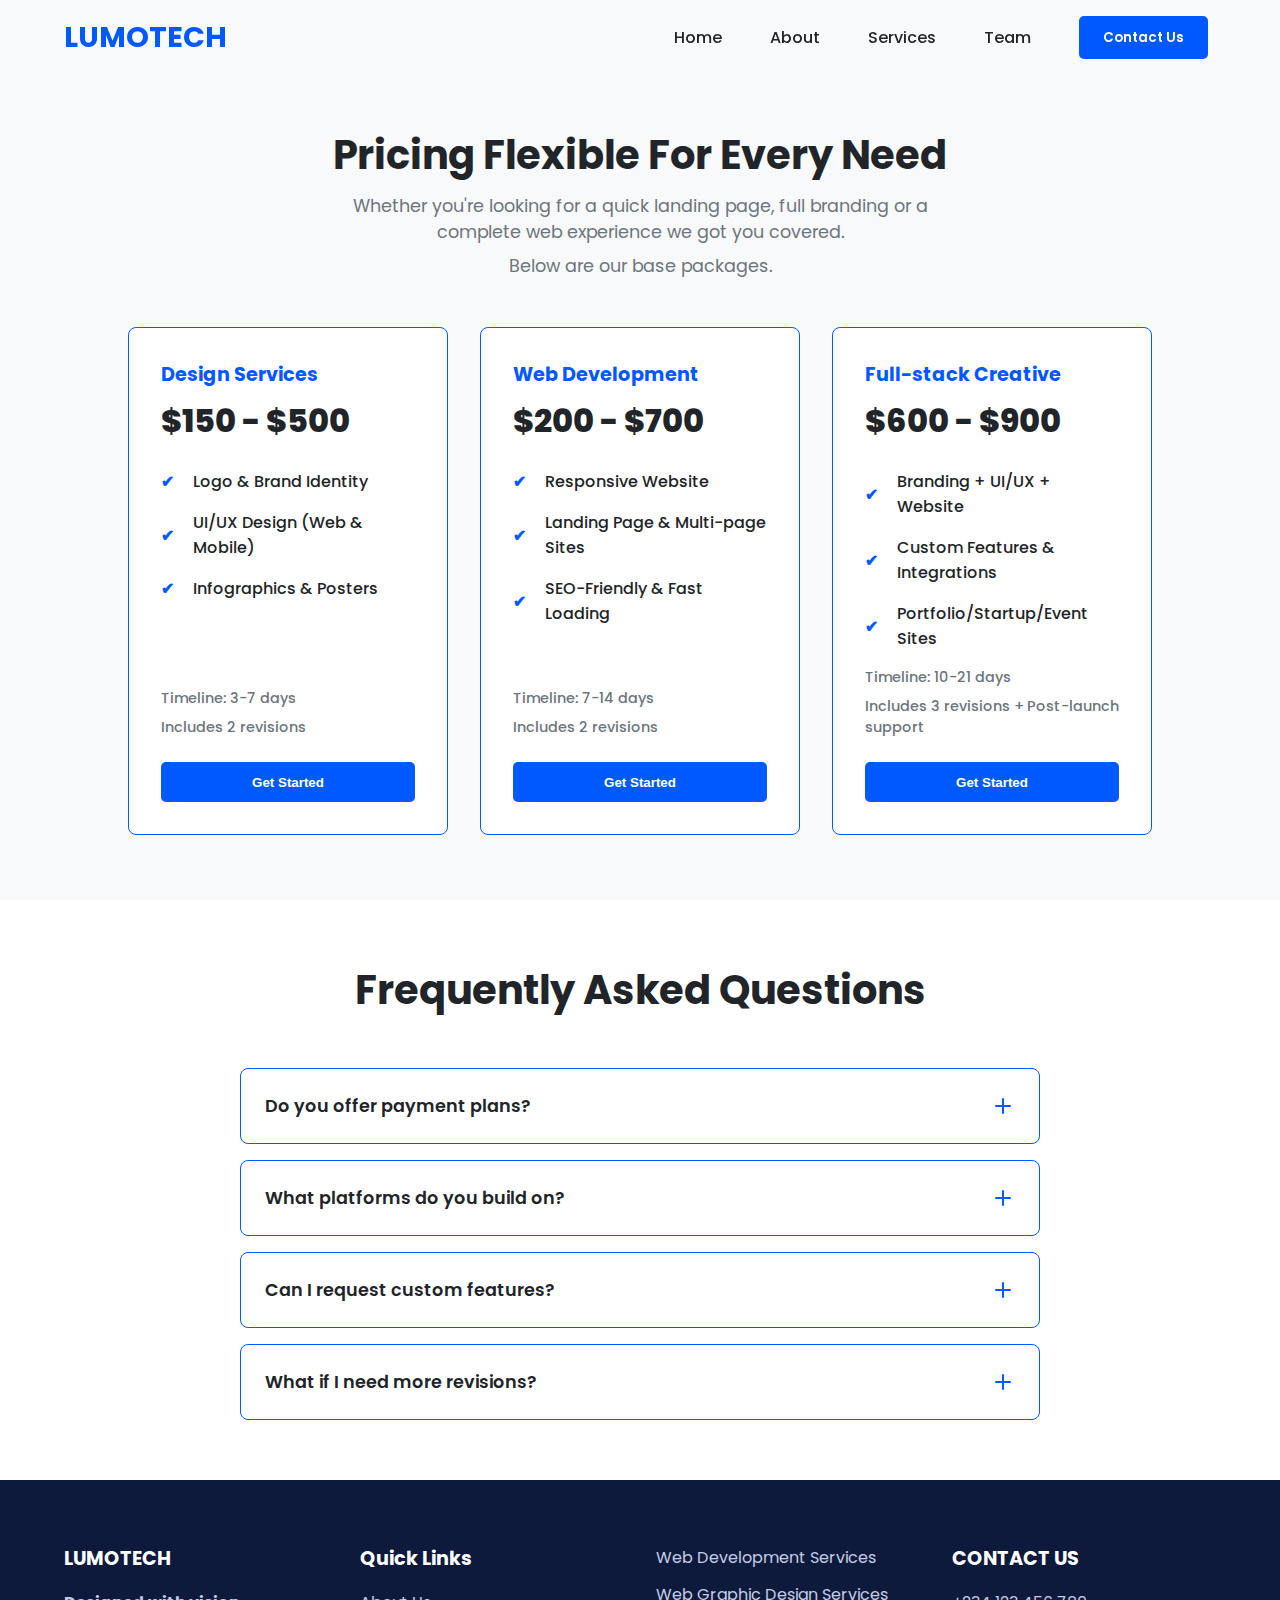
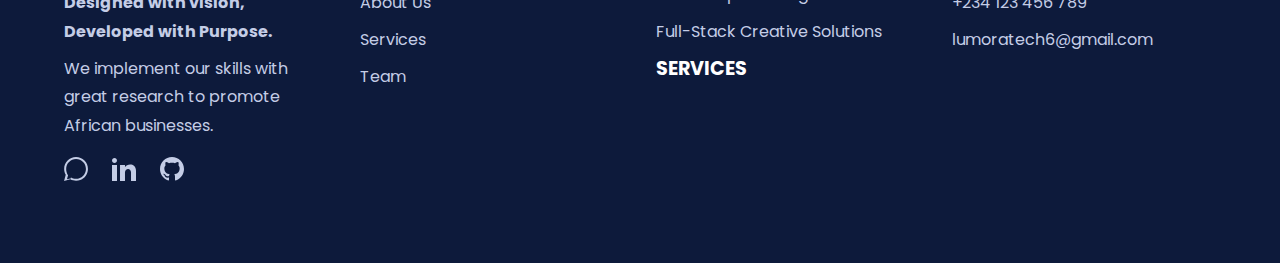
<file: Lumora/pricing.html>
<!DOCTYPE html>
<html lang="en">
<head>
    <meta charset="UTF-8">
    <meta name="viewport" content="width=device-width, initial-scale=1.0">
    <title>LUMOTECH - Pricing</title>
    <link rel="icon" type="image/x-icon" href="https://placehold.co/32x32/0059ff/white?text=L">
    <link rel="preconnect" href="https://fonts.googleapis.com">
    <link rel="preconnect" href="https://fonts.gstatic.com" crossorigin>
    <link href="https://fonts.googleapis.com/css2?family=Poppins:wght@400;500;600;700;800&display=swap" rel="stylesheet">
    <link rel="stylesheet" href="pricing.css">
</head>
<body class="light-bg">

 
    <header id="main-header">
        <div class="container">
            <nav>
                <div class="logo">LUMOTECH</div>
                <ul class="nav-links">
                    <li><a href="index.html">Home</a></li>
                    <li><a href="index.html#about">About</a></li>
                    <li><a href="index.html#services">Services</a></li>
                    <li><a href="team.html#team">Team</a></li>
                    <li><a href="team.html#contact" class="contact-btn-link"><button class="contact-btn">Contact Us</button></a></li>
                </ul>
                <div class="hamburger">
                    <span class="bar"></span>
                    <span class="bar"></span>
                    <span class="bar"></span>
                </div>
            </nav>
        </div>
    </header>

    <main>
      
        <section class="mainsec">
            <div class="container">
                <h3 class="intro">Pricing Flexible For Every Need</h3>
                <p class="info1">Whether you're looking for a quick landing page, full branding or a complete web experience we got you covered.</p>
                <p class="info1">Below are our base packages.</p>

                <div class="prices">
                    <div class="box">
                        <span class="service">Design Services</span>
                        <span class="pricing">$150 - $500</span>
                        <ul class="list">
                            <li>Logo & Brand Identity</li>
                            <li>UI/UX Design (Web & Mobile)</li>
                            <li>Infographics & Posters</li>
                        </ul>
                        <span class="timelinee">Timeline: 3-7 days</span>
                        <span class="notice">Includes 2 revisions</span>
                        <button>Get Started</button>
                    </div>

                    <div class="box">
                        <span class="service">Web Development</span>
                        <span class="pricing">$200 - $700</span>
                        <ul class="list">
                            <li>Responsive Website</li>
                            <li>Landing Page & Multi-page Sites</li>
                            <li>SEO-Friendly & Fast Loading</li>
                        </ul>
                        <span class="timelinee">Timeline: 7-14 days</span>
                        <span class="notice">Includes 2 revisions</span>
                        <button>Get Started</button>
                    </div>

                    <div class="box">
                        <span class="service">Full-stack Creative</span>
                        <span class="pricing">$600 - $900</span>
                        <ul class="list">
                            <li>Branding + UI/UX + Website</li>
                            <li>Custom Features & Integrations</li>
                            <li>Portfolio/Startup/Event Sites</li>
                        </ul>
                        <span class="timelinee">Timeline: 10-21 days</span>
                        <span class="notice">Includes 3 revisions + Post-launch support</span>
                        <button>Get Started</button>
                    </div>
                </div>
            </div>
        </section>

   
        <section class="faqs-section">
            <div class="container">
                <h2 class="faq-heading">Frequently Asked Questions</h2>
                <div class="faqs-container">
                    <div class="faq-item">
                        <div class="faq-question">
                            <h4>Do you offer payment plans?</h4>
                            <svg class="faq-icon" xmlns="http://www.w3.org/2000/svg" width="24" height="24" viewBox="0 0 24 24" fill="none" stroke="currentColor" stroke-width="2" stroke-linecap="round" stroke-linejoin="round"><path d="M5 12h14"/><path d="M12 5v14"/></svg>
                        </div>
                        <div class="faq-answer">
                            <p>Yes! We typically require 50% upfront and the rest based on milestones or delivery. Let's discuss a plan that works for you.</p>
                        </div>
                    </div>
                    <div class="faq-item">
                        <div class="faq-question">
                            <h4>What platforms do you build on?</h4>
                            <svg class="faq-icon" xmlns="http://www.w3.org/2000/svg" width="24" height="24" viewBox="0 0 24 24" fill="none" stroke="currentColor" stroke-width="2" stroke-linecap="round" stroke-linejoin="round"><path d="M5 12h14"/><path d="M12 5v14"/></svg>
                        </div>
                        <div class="faq-answer">
                            <p>We primarily build websites using modern technologies like HTML, CSS, and JavaScript. For more complex applications, we use frameworks like React, and for back-end, we use Node.js. We also work with popular CMS platforms like WordPress if the project requires it.</p>
                        </div>
                    </div>
                    <div class="faq-item">
                        <div class="faq-question">
                            <h4>Can I request custom features?</h4>
                            <svg class="faq-icon" xmlns="http://www.w3.org/2000/svg" width="24" height="24" viewBox="0 0 24 24" fill="none" stroke="currentColor" stroke-width="2" stroke-linecap="round" stroke-linejoin="round"><path d="M5 12h14"/><path d="M12 5v14"/></svg>
                        </div>
                        <div class="faq-answer">
                            <p>Absolutely! All our packages are customizable. We can add or remove features based on your specific needs. Just let us know what you have in mind, and we'll provide a custom quote.</p>
                        </div>
                    </div>
                    <div class="faq-item">
                        <div class="faq-question">
                            <h4>What if I need more revisions?</h4>
                            <svg class="faq-icon" xmlns="http://www.w3.org/2000/svg" width="24" height="24" viewBox="0 0 24 24" fill="none" stroke="currentColor" stroke-width="2" stroke-linecap="round" stroke-linejoin="round"><path d="M5 12h14"/><path d="M12 5v14"/></svg>
                        </div>
                        <div class="faq-answer">
                            <p>Our packages include a set number of revisions. If you require additional revisions beyond what's included, they can be arranged at an hourly rate. We always aim to get it right within the included revisions by working closely with you.</p>
                        </div>
                    </div>
                </div>
            </div>
        </section>
    </main>

   
    <footer>
        <div class="container">
            <div class="footer-grid">
                <div class="footer-col">
                    <h4>LUMOTECH</h4>
                    <p><b>Designed with vision, Developed with Purpose.</b></p>
                    <p>We implement our skills with great research to promote African businesses.</p>
                    <div class="social-icons">
                        <a href="https://whatsapp.com/channel/0029Vb6jLKr002T1KWnuie3o" target="_blank" aria-label="WhatsApp" target="_blank" aria-label="WhatsApp"><svg xmlns="http://www.w3.org/2000/svg" width="24" height="24" viewBox="0 0 24 24" fill="currentColor"><path d="M.057 24l1.687-6.163c-1.041-1.804-1.588-3.849-1.587-5.946.003-6.556 5.338-11.891 11.893-11.891 3.181.001 6.167 1.24 8.413 3.488 2.245 2.248 3.481 5.236 3.48 8.414-.003 6.557-5.338 11.892-11.894 11.892-1.99-.001-3.951-.5-5.688-1.448l-6.305 1.654zm6.597-3.807c1.676.995 3.276 1.591 5.392 1.592 5.448 0 9.886-4.434 9.889-9.885.002-5.462-4.415-9.89-9.881-9.892-5.452 0-9.887 4.434-9.889 9.886-.001 2.269.655 4.505 1.905 6.401l-1.106 4.069 4.212-1.103z"/></svg></a>
                        <a href="https://www.linkedin.com/posts/lumora-light_our-mission-is-simple-craft-beautiful-activity-7341608827458310148-NkIf?utm_source=share&utm_medium=member_android" target="_blank" aria-label="LinkedIn" target="_blank" aria-label="LinkedIn"><svg xmlns="http://www.w3.org/2000/svg" width="24" height="24" viewBox="0 0 24 24" fill="currentColor"><path d="M4.98 3.5c0 1.381-1.11 2.5-2.48 2.5s-2.48-1.119-2.48-2.5c0-1.38 1.11-2.5 2.48-2.5s2.48 1.12 2.48 2.5zm.02 4.5h-5v16h5v-16zm7.982 0h-4.968v16h4.969v-8.399c0-4.67 6.029-5.052 6.029 0v8.399h4.988v-10.131c0-7.88-8.922-7.593-11.018-3.714v-2.155z"/></svg></a>
                        <a href="https://github.com/lumoraTech6" aria-label="GitHub"><svg xmlns="http://www.w3.org/2000/svg" width="24" height="24" viewBox="0 0 24 24" fill="currentColor"><path d="M12 0c-6.626 0-12 5.373-12 12 0 5.302 3.438 9.8 8.207 11.387.599.111.793-.261.793-.577v-2.234c-3.338.726-4.033-1.416-4.033-1.416-.546-1.387-1.333-1.756-1.333-1.756-1.089-.745.083-.729.083-.729 1.205.084 1.839 1.237 1.839 1.237 1.07 1.834 2.807 1.304 3.492.997.107-.775.418-1.305.762-1.604-2.665-.305-5.467-1.334-5.467-5.931 0-1.311.469-2.381 1.236-3.221-.124-.303-.535-1.524.117-3.176 0 0 1.008-.322 3.301 1.23.957-.266 1.983-.399 3.003-.404 1.02.005 2.047.138 3.006.404 2.291-1.552 3.297-1.23 3.297-1.23.653 1.653.242 2.874.118 3.176.77.84 1.235 1.911 1.235 3.221 0 4.609-2.807 5.624-5.479 5.921.43.372.823 1.102.823 2.222v3.293c0 .319.192.694.801.576 4.765-1.589 8.199-6.086 8.199-11.386 0-6.627-5.373-12-12-12z"/></svg></a>
                    </div>
                </div>
                <div class="footer-col">
                    <h4>Quick Links</h4>
                    <a href="index.html#about">About Us</a>
                    <a href="index.html#services">Services</a>
                    <a href="team.html#team">Team</a>
                </div>
                <div class="footer-col"> <a href="pricing.html">Web Development Services</a>
                    <a href="pricing.html">Web Graphic Design Services</a>
                    <a href="pricing.html">Full-Stack Creative Solutions</a>
                    <h4>SERVICES</h4>
                   
                </div>
                 <div class="footer-col">
                    <h4>CONTACT US</h4>
                    <p>+234 123 456 789</p>
                    <a href="mailto:lumoratech6@gmail.com">lumoratech6@gmail.com</a>
                    
                </div>
            </div>
        </div>
    </footer>

    <script src="script.js"></script>
</body>
</html>
</file>
<file: Lumora/pricing.css>
:root {
    --primary-color: #ffffff;
    --secondary-color: #0059ff;
    --background-color: #f8f9fa;
    --text-color: #212529;
    --text-muted-color: #adb5bd;
    --nav-text-color: white;
    --footer-bg-color: #0d1a3b;
    --footer-text-color: #c4cde6;
}

* {
    margin: 0;
    padding: 0;
    box-sizing: border-box;
    scroll-behavior: smooth;
}

body {
    font-family: 'Poppins', sans-serif;
    background-color: var(--background-color);
    color: var(--text-color);
    overflow-x: hidden;
}

.container {
    width: 90%;
    max-width: 1200px;
    margin: 0 auto;
}


header {
    position: fixed;
    width: 100%;
    top: 0;
    left: 0;
    z-index: 1000;
    background-color: transparent;
    padding: 1rem 0;
    transition: background-color 0.4s ease, padding 0.4s ease;
}

header.scrolled {
    background-color: rgba(0, 0, 0, 0.85);
    backdrop-filter: blur(10px);
    padding: 0.75rem 0;
}


header.light-theme-active {
    background-color: transparent;
}

header.light-theme-active .logo {
    color: var(--secondary-color); 
}

header.light-theme-active .nav-links a {
    color: var(--text-color); 
}

header.light-theme-active .nav-links a:not(.contact-btn-link):hover {
    color: var(--secondary-color); 
}

header.light-theme-active .bar {
    background-color: var(--text-color); 
}


header.scrolled .logo,
header.scrolled .nav-links a {
    color: var(--nav-text-color);
}

header.scrolled .bar {
    background-color: var(--nav-text-color);
}


nav {
    display: flex;
    justify-content: space-between;
    align-items: center;
}

.logo {
    font-size: 1.8rem;
    font-weight: 700;
    color: var(--nav-text-color);
    z-index: 101;
    transition: color 0.3s ease;
}

.nav-links {
    display: flex;
    list-style: none;
    gap: 2rem;
    align-items: center;
}

.nav-links a {
    color: var(--nav-text-color);
    text-decoration: none;
    font-weight: 500;
    transition: color 0.3s;
    padding: 0.5rem;
}

.nav-links a:not(.contact-btn-link):hover {
    color: var(--secondary-color);
}

.contact-btn-link {
    padding: 0;
}
.contact-btn-link:hover {
    color: white;
}

.contact-btn {
    background-color: var(--secondary-color);
    color: white;
    padding: 0.7rem 1.5rem;
    border: none;
    border-radius: 5px;
    cursor: pointer;
    font-weight: 600;
    font-family: 'Poppins', sans-serif;
    transition: transform 0.3s, box-shadow 0.3s;
}

.contact-btn:hover {
    transform: translateY(-3px);
    box-shadow: 0 4px 15px rgba(0, 89, 255, 0.4);
}

.hamburger {
    display: none;
    cursor: pointer;
    z-index: 1001;
    padding: 10px;
}

.bar {
    display: block;
    width: 25px;
    height: 3px;
    margin: 5px auto;
    transition: all 0.3s ease-in-out;
    background-color: var(--nav-text-color);
}


main {
    width: 100%;
}

.mainsec {
    width: 100%;
    min-height: 100vh;
    padding: 120px 0 60px 0;
    text-align: center;
    display: flex;
    align-items: center;
    justify-content: center;
}

.intro {
    font-size: 2.5rem;
    font-weight: 700;
    margin-bottom: 0.5rem;
}

.info1 {
    font-size: 1.1rem;
    color: #6c757d;
    max-width: 600px;
    margin: 0 auto 0.5rem auto;
}

.prices {
    width: 100%;
    display: flex;
    flex-wrap: wrap;
    justify-content: center;
    align-items: stretch; 
    gap: 2rem;
    margin-top: 3rem;
}

.box {
    width: 320px;
    background-color: var(--primary-color);
    border-radius: 8px;
    border: 1px solid #dee2e6;
    display: flex;
    flex-direction: column;
    text-align: left;
    padding: 2rem;
    transition: transform 0.3s, box-shadow 0.3s;
    border-color: var(--secondary-color);
}

.box:hover {
    box-shadow: 0 8px 25px rgba(0, 0, 0, 0.1);
}

.box .service {
    font-weight: 700;
    font-size: 1.2rem;
    color: var(--secondary-color);
    margin-bottom: 0.5rem;
}

.box .pricing {
    font-weight: 800;
    font-size: 2rem;
    margin-bottom: 1rem;
}

.box ul {
    list-style-type: none;
    margin-bottom: auto;
    padding-left: 0;
}

.box li {
    font-weight: 500;
    padding: 0.5rem 0 0.5rem 2rem;
    position: relative;
}

.box li::before {
    content: '✔';
    color: var(--secondary-color);
    position: absolute;
    left: 0;
    top: 50%;
    transform: translateY(-50%);
    font-weight: bold;
}


.box .timelinee, .box .notice {
    font-weight: 500;
    font-size: 0.9rem;
    color: #6c757d;
    margin-top: 0.5rem;
}

.box button {
    background-color: var(--secondary-color);
    color: white;
    padding: 0.8rem 1.5rem;
    border: none;
    border-radius: 5px;
    cursor: pointer;
    font-weight: 600;
    transition: background-color 0.3s;
    margin-top: 1.5rem;
    width: 100%;
}

.box button:hover {
    background-color: #0048cc;
    transform: translateY(-5px);
    transition: 0.3s ease-in-out;

}


.faqs-section {
    padding: 60px 0;
    background-color: var(--primary-color);
}

.faq-heading {
    text-align: center;
    font-size: 2.5rem;
    font-weight: 700;
    margin-bottom: 3rem;
}

.faqs-container {
    max-width: 800px;
    margin: 0 auto;
    display: flex;
    flex-direction: column;
    gap: 1rem;
}

.faq-item {
    background-color: var(--primary-color);
    border: 1px solid var(--secondary-color);
    border-radius: 8px;
    overflow: hidden;
    transition: all 0.3s ease;
}

.faq-question {
    display: flex;
    justify-content: space-between;
    align-items: center;
    padding: 1.5rem;
    cursor: pointer;
}

.faq-question h4 {
    font-size: 1.1rem;
    font-weight: 600;
    margin: 0;
}

.faq-icon {
    color: var(--secondary-color);
    transition: transform 0.3s ease;
    flex-shrink: 0; 
}

.faq-answer {
    max-height: 0;
    overflow: hidden;
    transition: max-height 0.4s ease, padding 0.4s ease;
}

.faq-answer p {
    padding: 0 1.5rem 1.5rem 1.5rem;
    margin: 0;
    line-height: 1.6;
    color: #495057;
}

.faq-item.active .faq-answer {
    max-height: 300px; 
}

.faq-item.active .faq-icon {
    transform: rotate(45deg);
}



footer {
    background-color: var(--footer-bg-color);
    padding: 4rem 0;
}

.footer-grid {
    display: grid;
    grid-template-columns: repeat(auto-fit, minmax(220px, 1fr));
    gap: 2rem;
    text-align: left;
}

.footer-col h4 {
    font-size: 1.2rem;
    margin-bottom: 1rem;
    color: var(--nav-text-color);
}

.footer-col p, .footer-col a {
    color: var(--footer-text-color);
    text-decoration: none;
    line-height: 1.8;
    transition: color 0.3s;
    display: block;
    margin-bottom: 0.5rem;
}

.footer-col a:hover {
    color: var(--secondary-color);
}

.social-icons {
    display: flex;
    gap: 1.5rem;
    margin-top: 1rem;
}

.social-icons a {
    color: var(--footer-text-color);
    transition: color 0.3s, transform 0.3s;
    display: inline-block;
}

.social-icons a:hover {
    color: var(--secondary-color);
    transform: translateY(-3px);
}


@media (max-width: 768px) {
    .hamburger {
        display: block;
    }

    .hamburger.active .bar:nth-child(2) {
        opacity: 0;
    }

    .hamburger.active .bar:nth-child(1) {
        transform: translateY(8px) rotate(45deg);
    }

    .hamburger.active .bar:nth-child(3) {
        transform: translateY(-8px) rotate(-45deg);
    }

    .nav-links {
        position: fixed;
        right: -100%;
        top: 0;
        gap: 0;
        flex-direction: column;
        background-color: rgba(0, 0, 0, 0.85);
        width: 70%;
        height: 100vh;
        transition: right 0.4s ease-in-out;
        justify-content: center;
        align-items: center;
    }

    .nav-links.active {
        right: 0;
    }

    .nav-links li {
        width: 100%;
        text-align: center;
    }

    .nav-links a {
        display: block;
        padding: 1.5rem 0;
        font-size: 1.2rem;
    }
    
    .contact-btn {
        width: auto;
        margin-top: 1rem;
    }

    .intro, .faq-heading {
        font-size: 2rem;
    }
}
</file>
